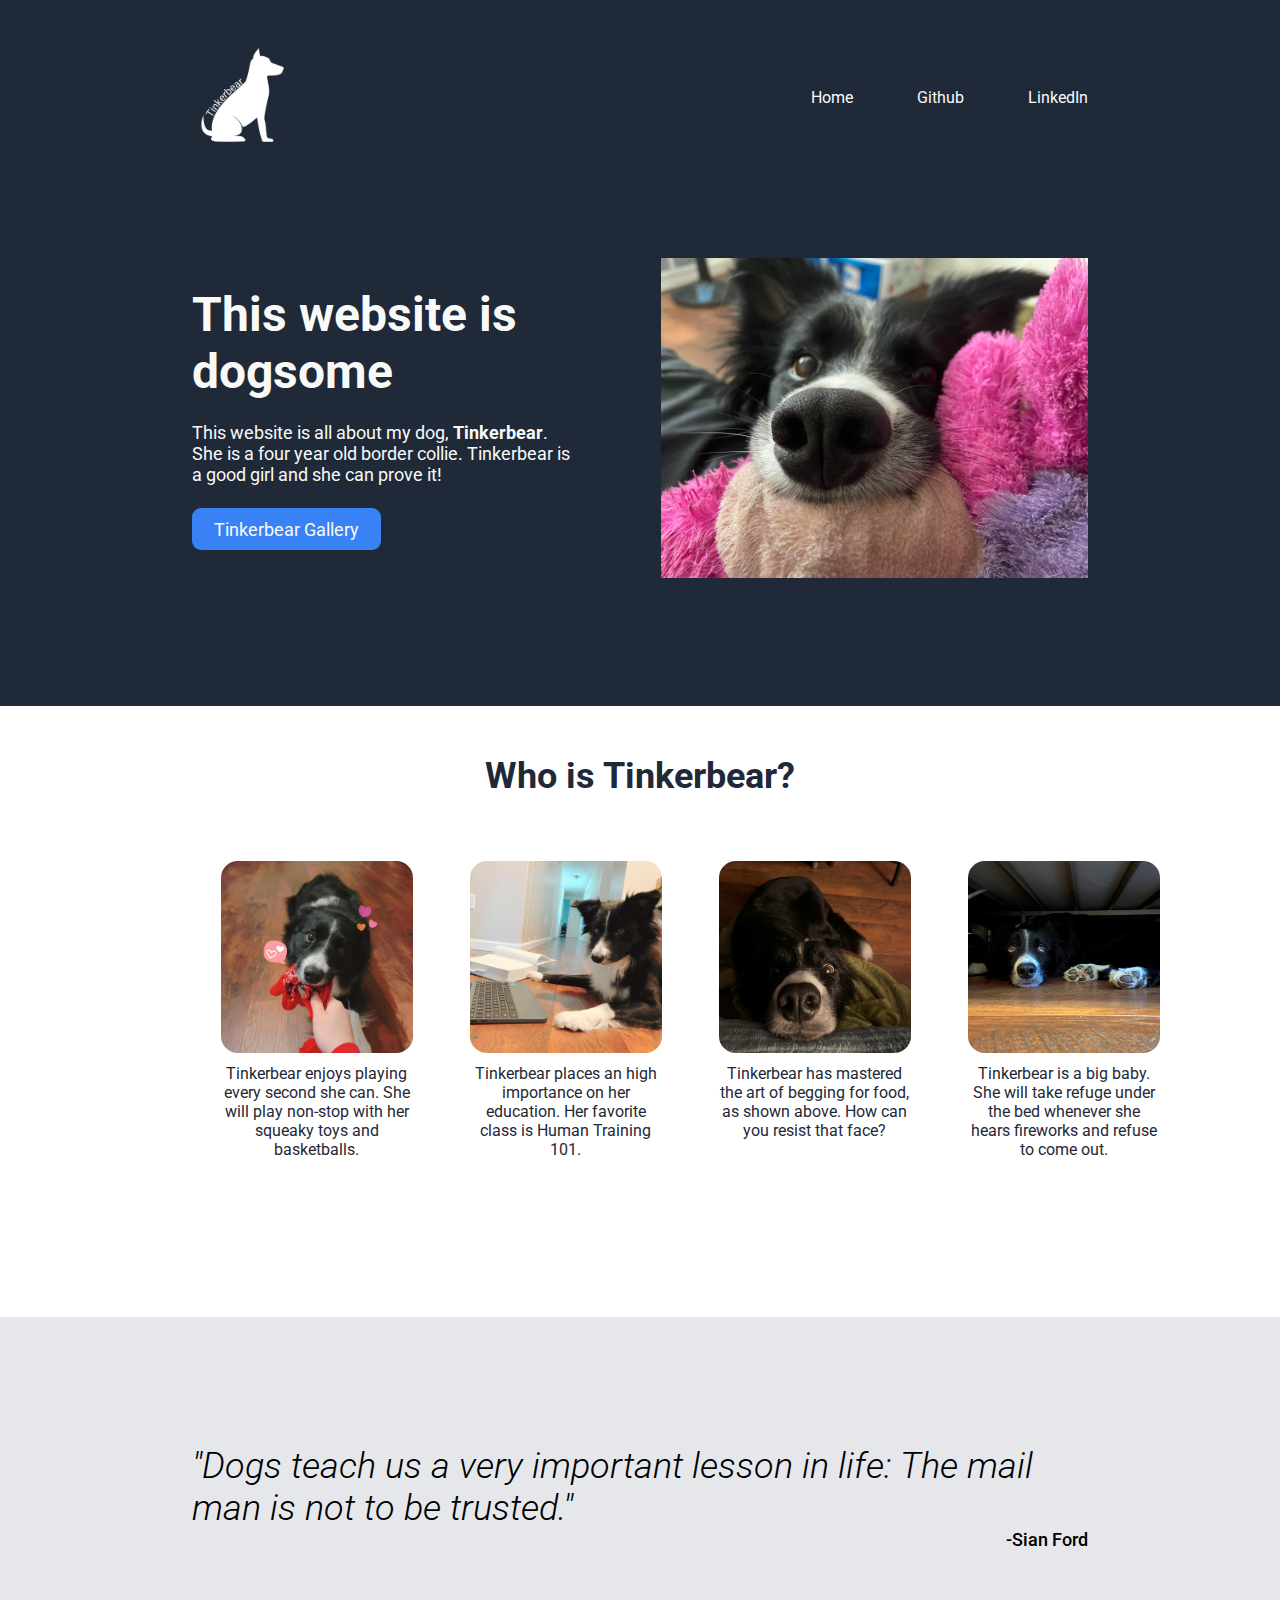
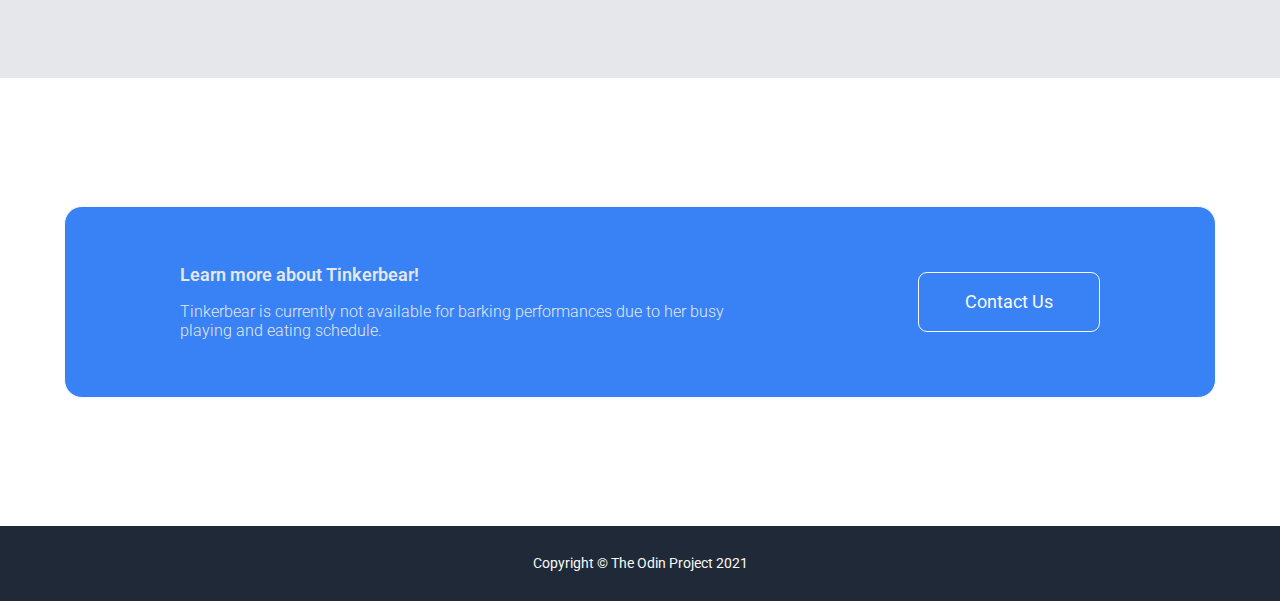
<file: index.html>
<!DOCTYPE html>
<html lang="en">
<head>
    <meta charset="UTF-8">
    <meta http-equiv="X-UA-Compatible" content="IE=edge">
    <meta name="viewport" content="width=device-width, initial-scale=1.0">
    <link rel="icon" href="img/tinkerbear-logo-black.png">
    <link rel="stylesheet" type="text/css" href="https://christinecpham.github.io/odin-landing-page/css/style.css" media="screen">
    <link rel="preconnect" href="https://fonts.googleapis.com">
    <link rel="preconnect" href="https://fonts.gstatic.com" crossorigin>
    <link href="https://fonts.googleapis.com/css2?family=Roboto:ital,wght@0,400;0,500;0,700;0,900;1,300&display=swap" rel="stylesheet">
    <title>Odin Landing Page</title>
</head>
<body>
        <header>
           <a href="index.html"><img class="logo" src="./img/tinkerbear-logo-white.png" alt=""></a>

           <nav class="header-links">
            <p><a href="./index.html" target="_blank">Home</a></p>
           <p><a href="https://github.com/ChristineCPham" target="_blank">Github</a></p> 
           <p><a href="https://www.linkedin.com/in/christine-p-b456751a6/" target="_blank">LinkedIn</a></p>
          </nav>
        </header>

    <div class="overview">
    <div class="overview-text">
        <h1>This website is dogsome</h1>
        <p>This website is all about my dog, <b>Tinkerbear</b>. She is a four year old border collie. Tinkerbear is a good girl and she can prove it!</p>
        <button><a href="./pages/gallery.html" target="">Tinkerbear Gallery</a></button>
    </div>
        <img src="img/tinkerbear-with-toy.jpg">
    </div>

    <div class="info">
        <h2>Who is Tinkerbear?</h2>
    <div class="info-sections">
        <div class="play">
            <img src="img/tinkerbear-tugawar.jpg" alt="">
            <p>Tinkerbear enjoys playing every second she can. She will play non-stop with her squeaky toys and basketballs.</p>
        </div>

        <div class="studying">
            <img src="img/tinkerbear-studying.jpg" alt="Tinkerbear is studying with a laptop and textbook.">
            <p>Tinkerbear places an high importance on her education. Her favorite class is Human Training 101.</p>
        </div>

        <div class="begging">
            <img src="img/tinkerbear-begging.jpg" alt="Tinkerbear is begging for food on the couch.">
            <p>Tinkerbear has mastered the art of begging for food, as shown above. How can you resist that face?</p>
        </div>

        <div class="baby">
            <img src="img/tinkerbear-under-bed.jpg" alt="Tinkerbear is hiding under the bed.">
            <p>Tinkerbear is a big baby. She will take refuge under the bed whenever she hears fireworks and refuse to come out.</p>
        </div>
    </div>

    </div>

    <div class="quote-section">
        <p class="quote">"Dogs teach us a very important lesson in life: The mail man is not to be trusted."</p>
        <p class="quote-author">-Sian Ford</p>
    </div>

    <div class="cta-section">
        <div class="cta-box">
        <div class="cta-info">
            <p class="cta-title">Learn more about Tinkerbear!</p>
            <p class="cta-text">Tinkerbear is currently not available for barking performances due to her busy playing and eating schedule.</p>
        </div>
            <button class="cta-button"><a href="https://www.linkedin.com/in/christine-p-b456751a6/" target="_blank"><nobr>Contact Us</nobr></a></button>
     </div>

    </div>

    <footer>
        <p>Copyright © The Odin Project 2021</p>
    </footer>
</body>
</html>
</file>
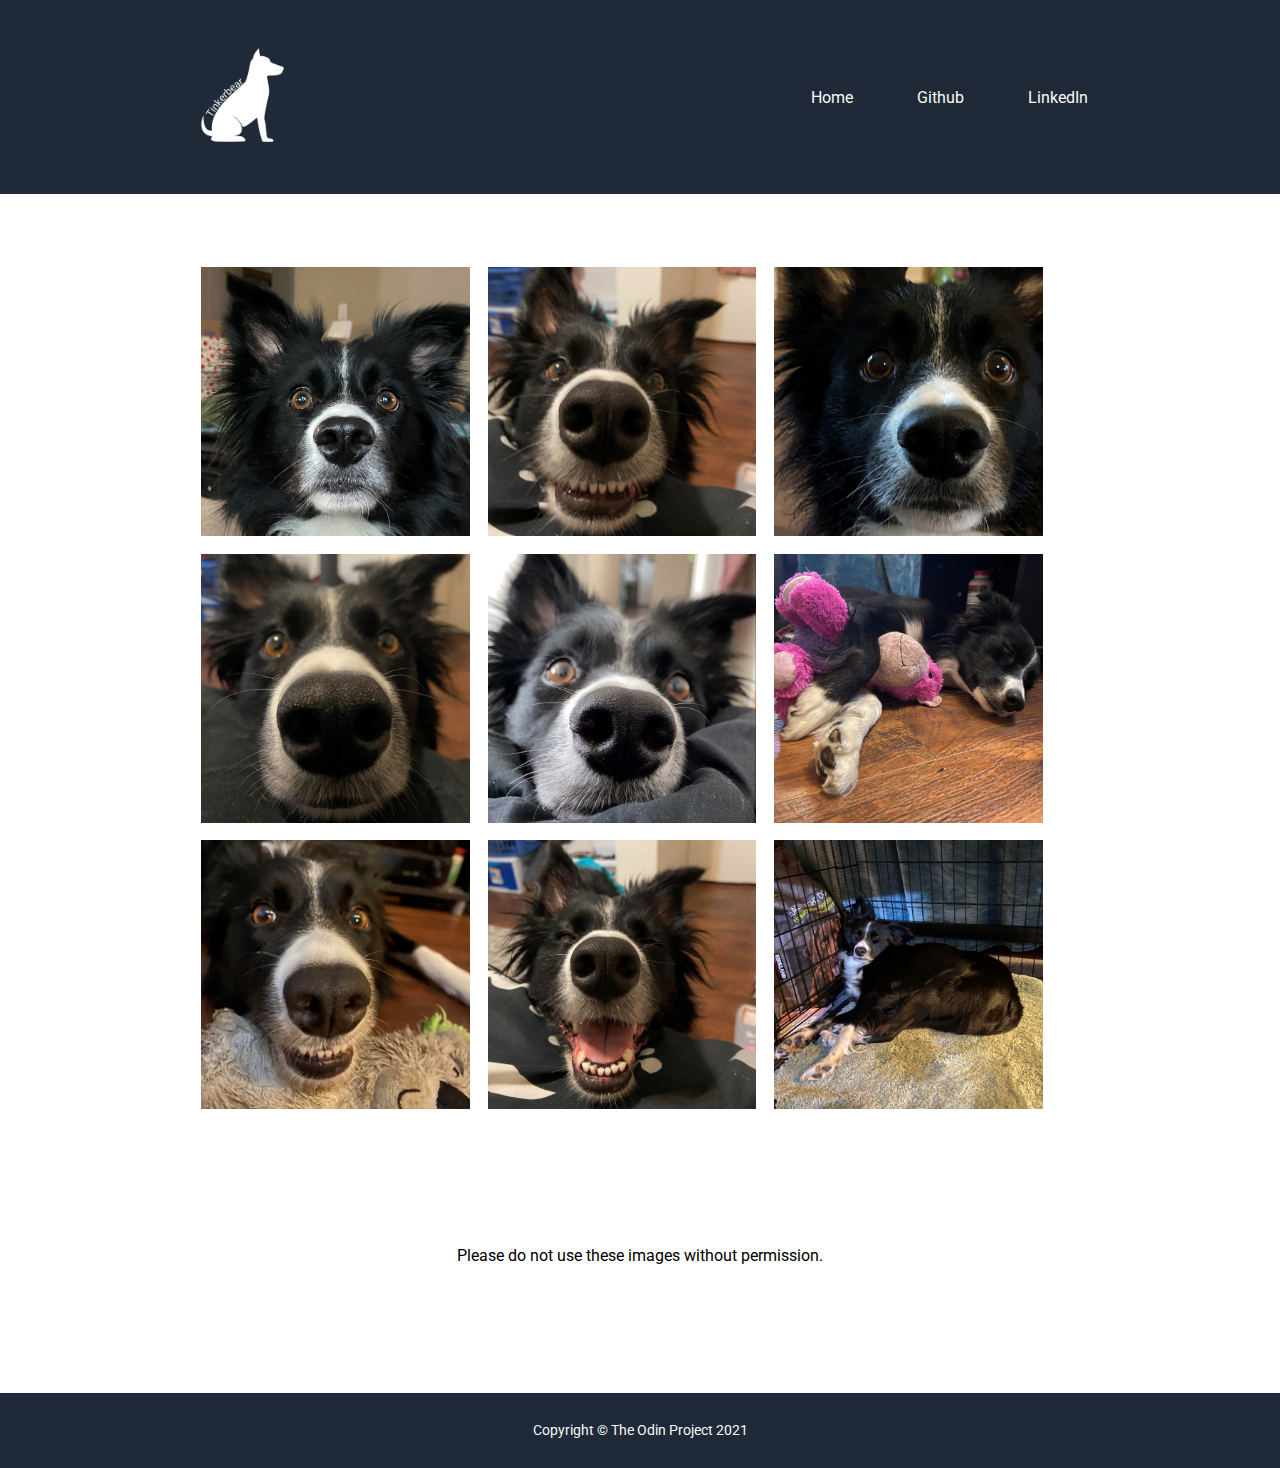
<file: pages/gallery.html>
<!DOCTYPE html>
<html lang="en">
<head>
    <meta charset="UTF-8">
    <meta http-equiv="X-UA-Compatible" content="IE=edge">
    <meta name="viewport" content="width=device-width, initial-scale=1.0">
    <link rel="stylesheet" type="text/css" media="screen" href="../css/style.css">
    <link rel="preconnect" href="https://fonts.googleapis.com">
    <link rel="preconnect" href="https://fonts.gstatic.com" crossorigin>
    <link href="https://fonts.googleapis.com/css2?family=Roboto:ital,wght@0,400;0,500;0,700;0,900;1,300&display=swap" rel="stylesheet">
    <title>Tinkerbear Gallery</title>
</head>
<body>
    <header>
        <a href="index.html"><img class="logo" src="../img/tinkerbear-logo-white.png" alt=""></a>

        <nav class="header-links">
         <p><a href="../index.html" target="">Home</a></p>
        <p><a href="https://github.com/ChristineCPham" target="_blank">Github</a></p> 
        <p><a href="https://www.linkedin.com/in/christine-p-b456751a6/" target="_blank">LinkedIn</a></p>
       </nav>
     </header>

     <div class="gallery">
         <img src="../img/tinkerbear-close-up-five.jpg" alt="A close-up of Tinkerbear staring.">
         <img src="../img/tinkerbear-close-up-four.jpg" alt="A close-up of Tinkerbear smiling.">
         <img src="../img/tinkerbear-close-up-three.jpg" alt="A close-up of Tinkerbear.">
         <img src="../img/tinkerbear-close-up-two.jpg" alt="A close-up of Tinkerbear's nose">
         <img src="../img/tinkerbear-close-up.jpg" alt="A close-up of Tinkerbear on a bed.">
         <img src="../img/tinkerbear-hugging-toy.jpg" alt="Tinkerbear hugging a pink toy.">
         <img src="../img/tinkerbear-smile-gray-toy.jpg" alt="Tinkerbear smiling with her head on a gray toy.">
         <img src="../img/tinkerbear-smile.jpg" alt="Tinkerbear smiling widely">
         <img src="../img/tinkerbear-sleepy.jpg" alt="Tinkerbear is lying sleepily in her crate">
     </div>

     <div class="gallery-text">
         <p>Please do not use these images without permission.</p>
     </div>

     <footer class="footer">
        <p>Copyright © The Odin Project 2021</p>
    </footer>
</body>
</html>
</file>
<file: css/style.css>
* {
    font-family: 'Roboto', sans-serif;
    --white: #F9FAF8;
    --light-gray: #E5E7EB;
    --blue: #3882F6;
    --dark-blue: #1F2937;
    --padding: 1% 15%;
    margin: 0%;
}

a {
    text-decoration: none;
    color: var(--white);
}

header {
    display: flex;
    flex-direction: row;
    justify-content: space-between;
    align-items: center;
    background-color: var(--dark-blue);
    color: var(--white);
    padding: 5vh 15%;
}

.logo {
    width: 20%;
}

.header-links {
    display: flex;
    flex-direction: row;
    justify-content: space-between;
    gap: 5vw;
}

.header-links p:hover {
    border-bottom: .2em solid white;
}

.overview {
    background-color: var(--dark-blue);
    color: var(--white);
    padding: 5% 15% 10%;
    display: flex;
    flex-direction: row;
    gap: 10%;
    align-items: center;
}

.overview-text {
    display: flex;
    flex-direction: column;
    width: 40vw;
}

.overview h1 {
    font-size: 3em;
    font-weight: 700;
    padding: 3% 0%;
}

.overview p {
    font-size: 1.125em;
    padding: 3% 0%;
}

.overview button {
    background-color: var(--blue);
    color: var(--white);
    font-size: 1.125em;
    border: .2em solid transparent;
    border-radius: 1vh;
    margin: 3% 0%;
    padding: 2% 5%;
    width: fit-content;
}

.overview img {
    width: 40vw;
    height: 25vw;
    
}

.info {
    background-color: white;
    color: var(--dark-blue);
    padding: 1% 15% 10%;
}

.info h2 {
    color: var(--dark-blue);
    font-size: 2.25em;
    font-weight: 700;
    text-align: center;
    padding: 4% 0%;
}

.info-sections {
    display: flex;
    flex-direction: row;
    align-items: flex-start;
    justify-content: space-evenly;
    flex-wrap: nowrap;
}

.info-sections > div {
    margin: 2vw;
}

.info-sections p {
    padding: 2%;
    text-align: center;
}

.info img {
    width: 15vw;
    height: 15vw;
    border: .2em solid transparent;
    border-radius: 10%;
}

.quote-section {
    background-color: var(--light-gray);
    padding: 10% 15%;
}

.quote {
    font-size: 2.25em;
    font-style: italic;
    font-weight: 300;
}

.quote-author {
    font-size: 1.125em;
    font-weight: 500;
    text-align: right;
}

.cta-section {
    padding: 10% 5%;
}

.cta-box {
    background-color: var(--blue);
    color: var(--light-gray);
    padding: 5% 10%;
    display: flex;
    flex-direction: row;
    align-items: center;
    gap: 15vw;
    border: .1em solid var(--white);
    border-radius: 2vh;
}

.cta-info {
    width: 50vw;
}

.cta-title {
    font-size: 1.125em;
    font-weight: 600;
    padding-bottom: 3%;
}

.cta-text {
    font-size: 1em;
    font-weight: 300;
}

.cta-button {
        background-color: var(--blue);
        color: var(--white);
        font-size: 1.125em;
        border: .1em solid var(--white);
        border-radius: 1vh;
        width: fit-content;
        height: fit-content;
        padding: 2% 5%;
}

footer {
    background-color: var(--dark-blue);
    color: var(--white);
    text-align: center;
    padding: 2em 15%;
    font-size: .9em;
}
.gallery {
    padding: 5% 15% 0%;
    display: flex;
    flex-wrap: wrap;
}

.gallery img {
    width: 30%;
    padding: 1% 1%;
}

.gallery-text {
    text-align: center;
    padding: 10% 15%;
}
</file>
